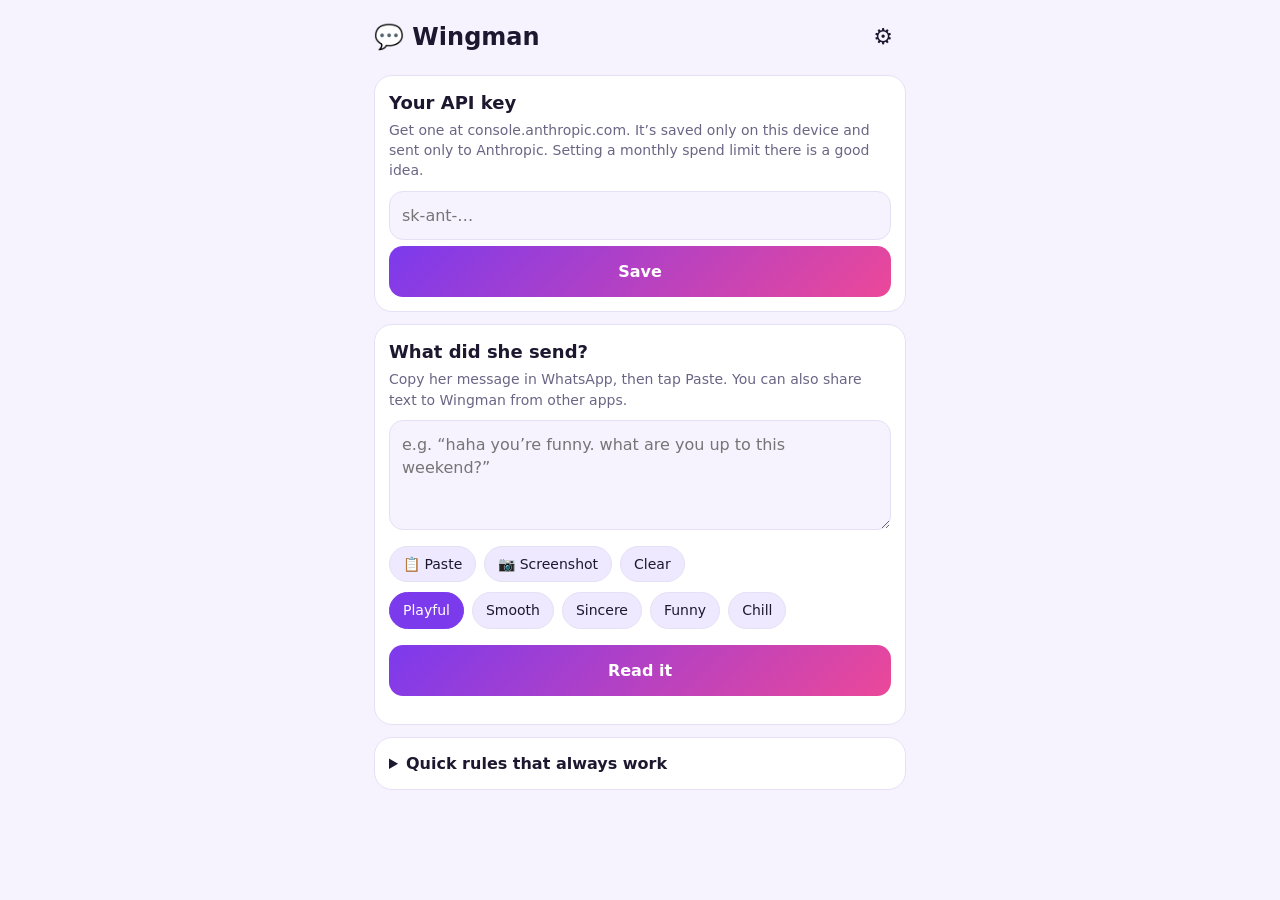
<file: index.html>
<!doctype html>
<html lang="en">
<head>
<meta charset="utf-8">
<meta name="viewport" content="width=device-width, initial-scale=1, viewport-fit=cover">
<meta name="theme-color" content="#7c3aed">
<meta name="mobile-web-app-capable" content="yes">
<title>Wingman – text coach</title>
<link rel="manifest" href="manifest.json">
<link rel="icon" href="icon-192.png">
<link rel="apple-touch-icon" href="icon-192.png">
<link rel="stylesheet" href="style.css">
</head>
<body>
<main>
  <header><h1>💬 Wingman</h1><button id="cog" class="ghost" aria-label="Settings">⚙️</button></header>

  <section id="settings" class="card" hidden>
    <h2>Your API key</h2>
    <p class="sub">Get one at console.anthropic.com. It’s saved only on this device and sent only to Anthropic. Setting a monthly spend limit there is a good idea.</p>
    <input id="key" type="password" placeholder="sk-ant-…" autocomplete="off">
    <button id="save" class="go">Save</button>
  </section>

  <section class="card">
    <h2>What did she send?</h2>
    <p class="sub">Copy her message in WhatsApp, then tap Paste. You can also share text to Wingman from other apps.</p>
    <textarea id="msg" placeholder="e.g. “haha you’re funny. what are you up to this weekend?”"></textarea>
    <div class="row">
      <button id="paste" class="chip" type="button">📋 Paste</button>
      <button id="shot" class="chip" type="button">📷 Screenshot</button>
      <button id="clear" class="chip" type="button">Clear</button>
      <input id="shotIn" type="file" accept="image/*" hidden>
      <span id="shotName" class="sub"></span>
    </div>
    <div class="row" id="tones" role="group" aria-label="Tone"></div>
    <button id="go" class="go" type="button">Read it</button>
    <div id="res" aria-live="polite"></div>
  </section>

  <details class="card">
    <summary>Quick rules that always work</summary>
    <ul>
      <li>Match her energy and length. Don’t send paragraphs to a one-liner.</li>
      <li>Ask one real question about her, then share something about you.</li>
      <li>Suggest a specific, low-pressure plan: “coffee Thursday?” beats “we should hang out”.</li>
      <li>Don’t double-text in a panic. Give her room to reply.</li>
      <li>If she’s unsure or says no, be gracious and move on. That’s attractive too.</li>
    </ul>
  </details>
</main>
<script src="app.js"></script>
</body>
</html>
</file>
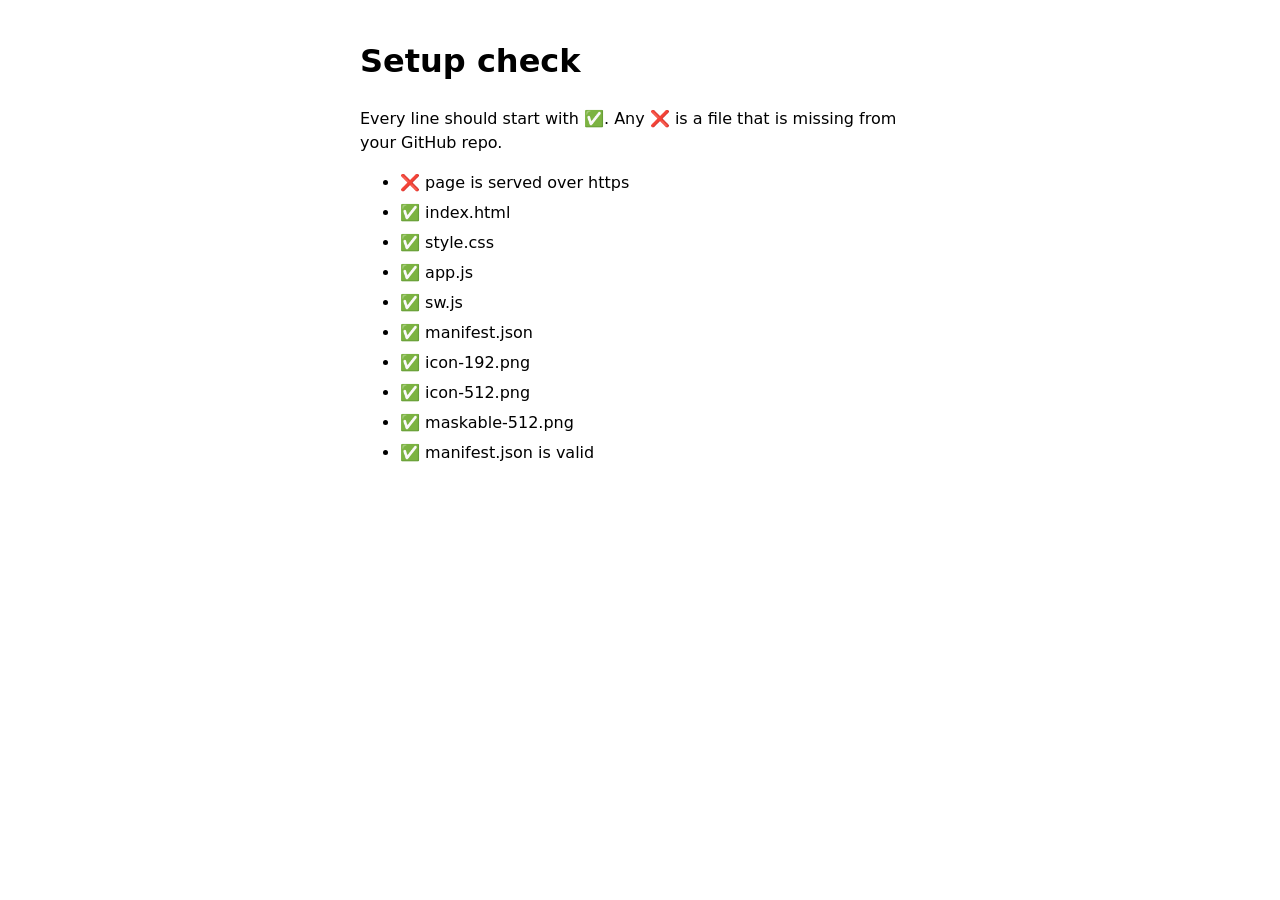
<file: check.html>
<!doctype html>
<html lang="en"><head><meta charset="utf-8">
<meta name="viewport" content="width=device-width, initial-scale=1">
<title>Wingman setup check</title>
<style>body{font:16px/1.5 system-ui,sans-serif;padding:16px;max-width:560px;margin:auto}li{margin:6px 0}</style></head>
<body>
<h1>Setup check</h1>
<p>Every line should start with ✅. Any ❌ is a file that is missing from your GitHub repo.</p>
<ul id="o"></ul>
<script>
const o = document.getElementById("o");
const add = t => { const li = document.createElement("li"); li.textContent = t; o.appendChild(li); return li; };
add((location.protocol === "https:" ? "✅" : "❌") + " page is served over https");
["index.html","style.css","app.js","sw.js","manifest.json","icon-192.png","icon-512.png","maskable-512.png"].forEach(async f => {
  const li = add("… " + f);
  try { const r = await fetch(f, { cache: "no-store" }); li.textContent = (r.ok ? "✅ " : "❌ missing: ") + f; }
  catch (e) { li.textContent = "❌ could not load: " + f; }
});
fetch("manifest.json").then(r => r.json()).then(() => add("✅ manifest.json is valid")).catch(() => add("❌ manifest.json is not valid"));
</script>
</body></html>
</file>
<file: style.css>
:root{--bg:#f6f3ff;--card:#fff;--ink:#1d1830;--mute:#6b6585;--acc:#7c3aed;--acc2:#ec4899;--line:#e6e0f5;--chip:#efe9ff;--ok:#16a34a;--warn:#d97706;--bad:#dc2626;color-scheme:light}
@media (prefers-color-scheme:dark){:root{--bg:#14111f;--card:#1f1a30;--ink:#f1edff;--mute:#a59fc0;--line:#322a4a;--chip:#2a2142;color-scheme:dark}}
*{box-sizing:border-box}
body{margin:0;background:var(--bg);color:var(--ink);font:16px/1.45 system-ui,-apple-system,"Segoe UI",Roboto,sans-serif;padding:env(safe-area-inset-top) env(safe-area-inset-right) env(safe-area-inset-bottom) env(safe-area-inset-left)}
main{max-width:560px;margin:0 auto;padding:12px 14px 40px}
header{display:flex;justify-content:space-between;align-items:center}
h1{font-size:24px;margin:8px 0}
h2{font-size:18px;margin:0 0 4px}
.card{background:var(--card);border:1px solid var(--line);border-radius:18px;padding:14px;margin:12px 0}
.sub{color:var(--mute);font-size:14px;margin:0 0 10px}
textarea,input[type=password]{width:100%;padding:12px;border-radius:14px;border:1px solid var(--line);background:var(--bg);color:var(--ink);font:inherit}
textarea{min-height:110px;resize:vertical}
.row{display:flex;flex-wrap:wrap;gap:8px;margin:10px 0;align-items:center}
.chip,.ghost,.copy{border:1px solid var(--line);background:var(--chip);color:var(--ink);border-radius:999px;padding:7px 13px;font:inherit;font-size:14px;cursor:pointer}
.ghost{background:none;border:0;font-size:22px}
.chip[aria-pressed="true"]{background:var(--acc);border-color:var(--acc);color:#fff}
.go{width:100%;border:0;border-radius:14px;padding:14px;margin-top:6px;font:inherit;font-weight:600;color:#fff;background:linear-gradient(135deg,var(--acc),var(--acc2));cursor:pointer}
.go:disabled{opacity:.6}
#res{margin-top:14px;display:grid;gap:12px}
.box{border:1px solid var(--line);border-radius:14px;padding:12px;background:var(--bg)}
.box h3{margin:0 0 6px;font-size:12px;text-transform:uppercase;letter-spacing:.06em;color:var(--mute)}
.meter{display:flex;gap:6px;align-items:center;font-weight:600;margin-bottom:6px}
.dot{width:12px;height:12px;border-radius:50%;background:var(--line)}
.reply{display:flex;gap:10px;justify-content:space-between;align-items:flex-start;padding:10px 0;border-top:1px solid var(--line)}
.reply:first-of-type{border-top:0}
.reply b{display:block;font-size:12px;color:var(--acc)}
.copy{flex:none;border-radius:10px;padding:6px 10px;font-size:13px}
.err{color:var(--bad);font-size:14px}
summary{cursor:pointer;font-weight:600}
ul{color:var(--mute);padding-left:20px;margin:8px 0 0}
</file>
